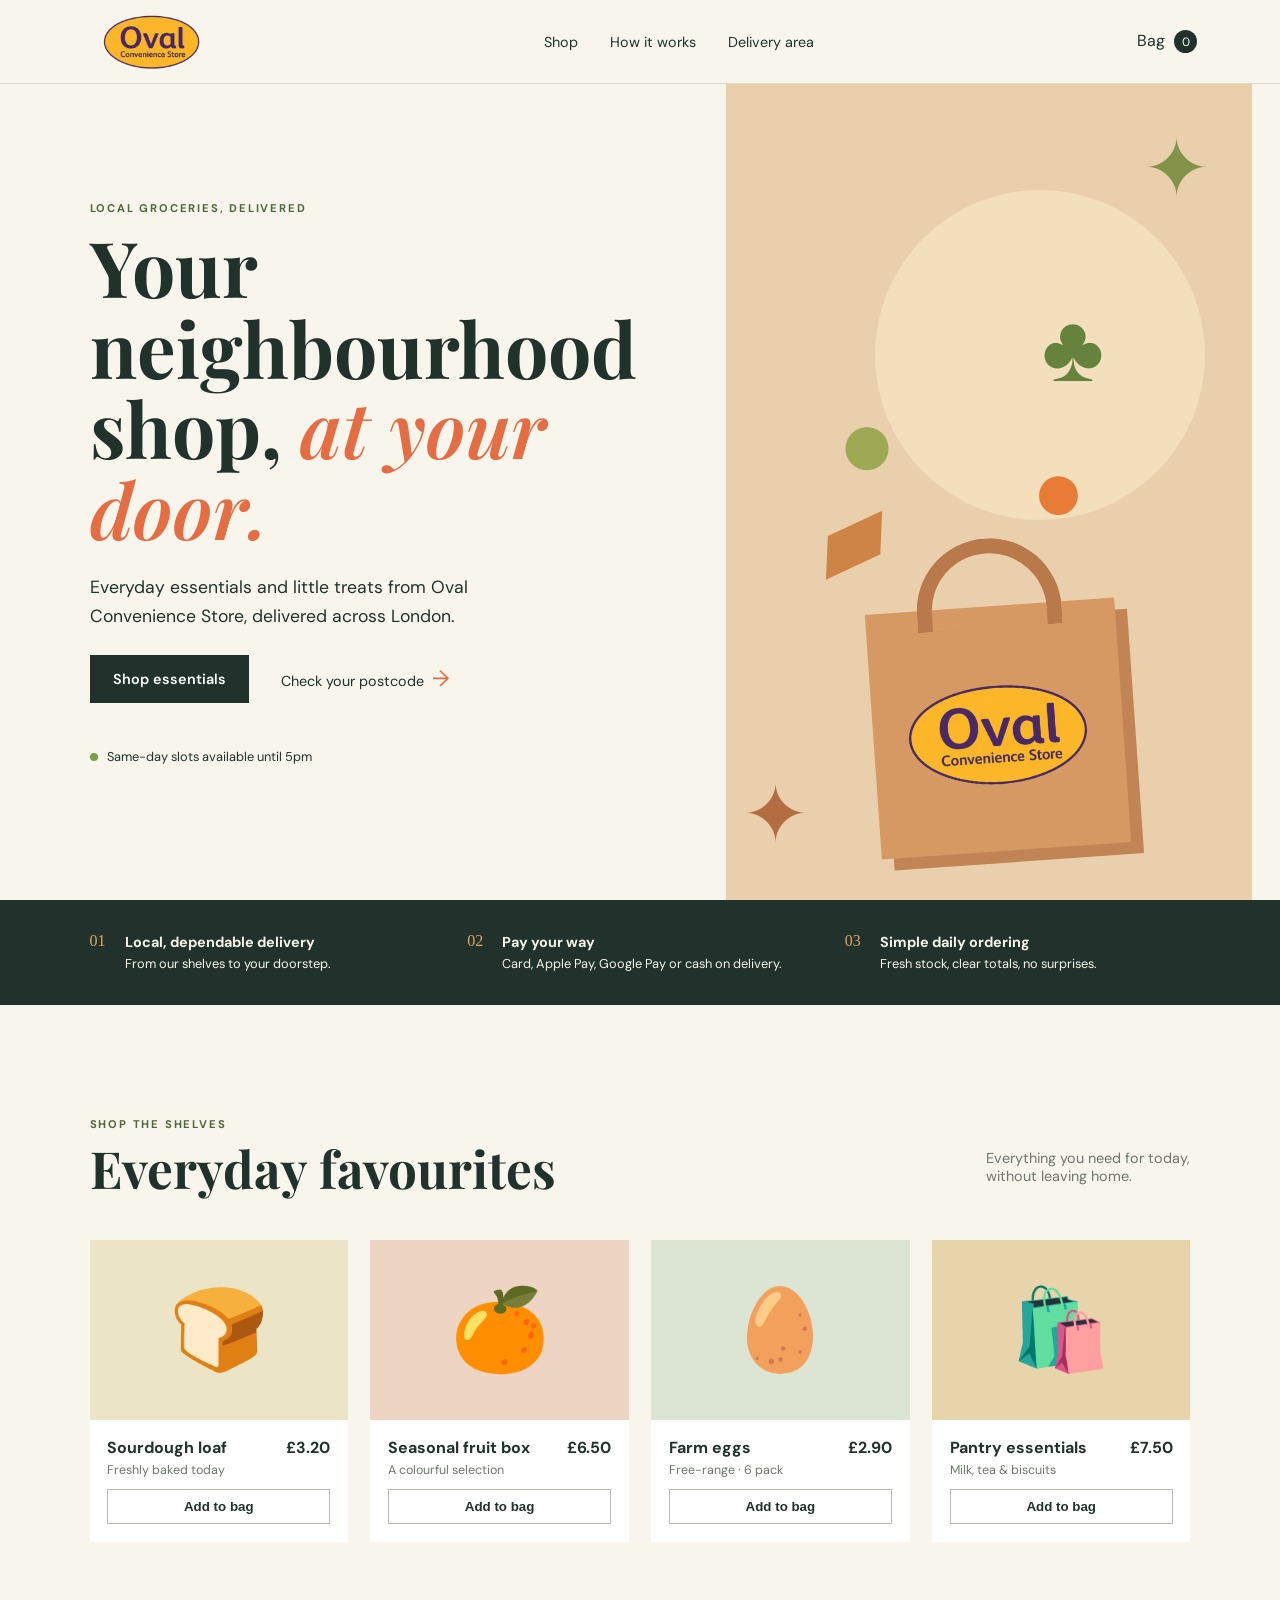
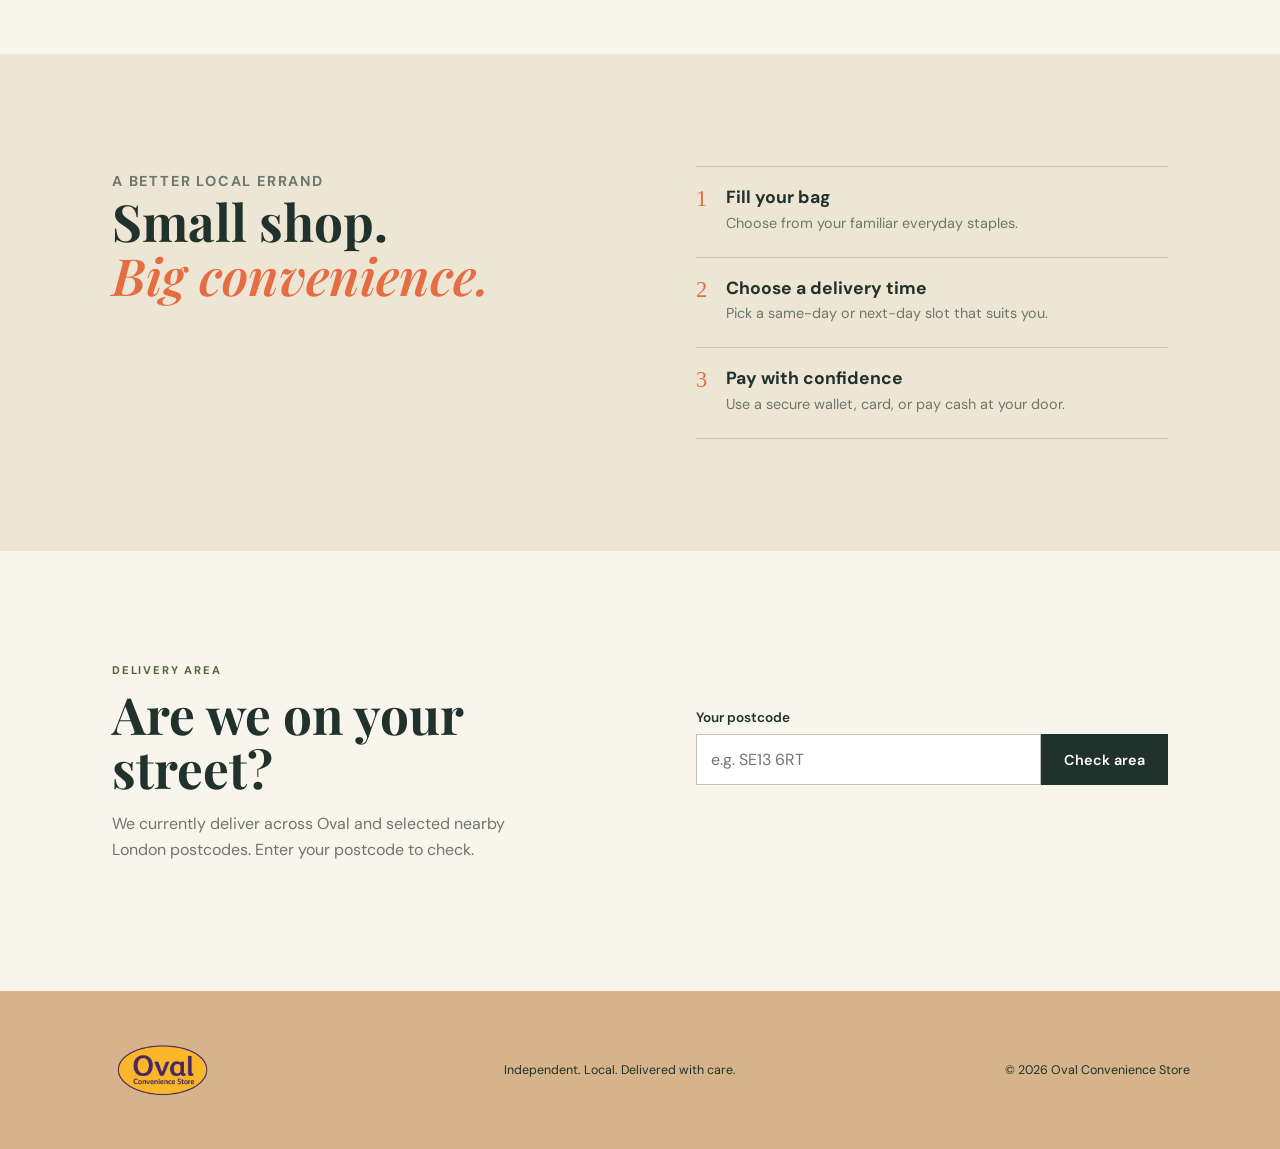
<file: index.html>
<!doctype html>
<html lang="en">
  <head>
    <meta charset="UTF-8" />
    <meta name="viewport" content="width=device-width, initial-scale=1.0" />
    <meta name="description" content="Oval Convenience Store local delivery in London" />
    <title>Oval Convenience Store | Local delivery</title>
    <link rel="preconnect" href="https://fonts.googleapis.com">
    <link rel="preconnect" href="https://fonts.gstatic.com" crossorigin>
    <link href="https://fonts.googleapis.com/css2?family=DM+Sans:wght@400;500;600;700&family=Playfair+Display:wght@600;700&display=swap" rel="stylesheet">
    <link rel="stylesheet" href="styles.css?v=20260731-customer" />
    <link rel="stylesheet" href="checkout-updates.css?v=20260731-3" />
    <link rel="stylesheet" href="store-updates.css?v=20260731-customer" />
  </head>
  <body>
    <header class="site-header">
      <a class="brand" href="#top" aria-label="Oval Convenience Store home"><img class="brand-logo" src="assets/oval-convenience-store-logo.png" alt="Oval Convenience Store" /></a>
      <nav aria-label="Main navigation"><a href="#shop">Shop</a><a href="#how">How it works</a><a href="#delivery">Delivery area</a></nav>
      <button class="bag-button" id="openCart" aria-label="Open shopping bag">Bag <span id="cartCount">0</span></button>
    </header>

    <main id="top">
      <section class="hero">
        <div class="hero-copy">
          <p class="eyebrow">LOCAL GROCERIES, DELIVERED</p>
          <h1>Your neighbourhood shop, <em>at your door.</em></h1>
          <p class="hero-text">Everyday essentials and little treats from Oval Convenience Store, delivered across London.</p>
          <div class="hero-actions"><a class="button primary" href="#shop">Shop essentials</a><a class="text-link" href="#delivery">Check your postcode <span>→</span></a></div>
          <div class="delivery-note"><span class="dot"></span> Same-day slots available until 5pm</div>
        </div>
        <div class="hero-art" aria-label="A delivery bag with the Oval Convenience Store logo">
          <div class="sun"></div><div class="leaf leaf-a">✦</div><div class="leaf leaf-b">✦</div>
          <div class="bag"><div class="bag-handle"></div><div class="bag-label"><img src="assets/oval-convenience-store-logo.png?v=1" alt="Oval Convenience Store" /></div></div>
          <div class="produce pear">●</div><div class="produce orange">●</div><div class="produce bread">▰</div><div class="produce herb">♣</div>
        </div>
      </section>

      <section class="benefits" aria-label="Service benefits">
        <div><span>01</span><p><strong>Local, dependable delivery</strong>From our shelves to your doorstep.</p></div>
        <div><span>02</span><p><strong>Pay your way</strong>Card, Apple Pay, Google Pay or cash on delivery.</p></div>
        <div><span>03</span><p><strong>Simple daily ordering</strong>Fresh stock, clear totals, no surprises.</p></div>
      </section>

      <section class="shop-section" id="shop">
        <div class="section-heading"><div><p class="eyebrow">SHOP THE SHELVES</p><h2>Everyday favourites</h2></div><p>Everything you need for today,<br>without leaving home.</p></div>
        <div class="product-grid" id="products"></div>
      </section>

      <section class="how-section" id="how">
        <div><p class="eyebrow">A BETTER LOCAL ERRAND</p><h2>Small shop.<br><em>Big convenience.</em></h2></div>
        <ol>
          <li><span>1</span><div><strong>Fill your bag</strong><p>Choose from your familiar everyday staples.</p></div></li>
          <li><span>2</span><div><strong>Choose a delivery time</strong><p>Pick a same-day or next-day slot that suits you.</p></div></li>
          <li><span>3</span><div><strong>Pay with confidence</strong><p>Use a secure wallet, card, or pay cash at your door.</p></div></li>
        </ol>
      </section>

      <section class="postcode-section" id="delivery">
        <div><p class="eyebrow">DELIVERY AREA</p><h2>Are we on your street?</h2><p>We currently deliver across Oval and selected nearby London postcodes. Enter your postcode to check.</p></div>
        <form id="postcodeForm"><label for="postcode">Your postcode</label><div><input id="postcode" placeholder="e.g. SE13 6RT" autocomplete="postal-code" required><button class="button primary">Check area</button></div><p id="postcodeResult" role="status"></p></form>
      </section>
    </main>

    <footer><a class="brand" href="#top" aria-label="Oval Convenience Store home"><img class="brand-logo" src="assets/oval-convenience-store-logo.png" alt="Oval Convenience Store" /></a><p>Independent. Local. Delivered with care.</p><p>© 2026 Oval Convenience Store</p></footer>

    <aside class="cart-panel" id="cartPanel" aria-label="Your shopping bag" aria-hidden="true">
      <div class="cart-head"><h2>Your bag</h2><button class="icon-button" id="closeCart" aria-label="Close bag">×</button></div>
      <div id="cartItems" class="cart-items"><p class="empty">Your bag is waiting for a few good things.</p></div>
      <div class="cart-bottom"><div class="total"><span>Subtotal</span><strong id="subtotal">£0.00</strong></div><p class="delivery-charge">Delivery is £2.50. Free over £25.</p><button class="button primary full" id="checkout">Continue to checkout</button></div>
    </aside><div class="overlay" id="overlay"></div>

    <dialog id="checkoutDialog">
      <button class="icon-button dialog-close" id="closeCheckout" aria-label="Close checkout">×</button>
      <div class="checkout-title"><p class="eyebrow">SECURE CHECKOUT</p><h2>Almost there.</h2></div>
      <form id="checkoutForm">
        <div class="form-grid"><label>Full name<input required placeholder="Your name"></label><label>Mobile number<input required type="tel" placeholder="07..." inputmode="tel"></label></div>
        <label>Delivery address<input required placeholder="House number and street"></label>
        <label>Delivery preference<select><option>Earliest available slot</option><option>Today, 6pm – 8pm</option><option>Tomorrow, 10am – 12pm</option></select></label>
        <fieldset><legend>How would you like to pay?</legend><div class="payment-options"><label class="payment selected"><input type="radio" name="pay" value="card" checked><span>▣</span><div><strong>Card or digital wallet</strong><small>Visa, Mastercard, Apple Pay & Google Pay</small></div></label><label class="payment"><input type="radio" name="pay" value="cash"><span>£</span><div><strong>Cash on delivery</strong><small>Please have the correct amount ready where possible.</small></div></label></div></fieldset>
        <div class="checkout-summary"><span>Total due</span><strong id="checkoutTotal">£0.00</strong></div>
        <button class="button primary full" id="placeOrder">Continue to secure payment</button><p class="secure-note">🔒 Card orders are released to the shop only after the payment provider confirms them.</p>
      </form>
    </dialog>
    <dialog id="orderDialog" class="order-dialog">
      <button class="icon-button dialog-close" id="closeOrder" aria-label="Close order confirmation">×</button>
      <p class="eyebrow">ORDER RECEIVED</p><h2>Thank you!</h2>
      <p id="orderMessage">Your order has been received.</p>
      <a class="button whatsapp full" id="ownerWhatsApp" href="#" target="_blank" rel="noopener">Open order update in WhatsApp</a>
      <p class="secure-note">Oval Convenience Store receives the order update after its payment status is confirmed.</p>
    </dialog>
    <div class="toast" id="toast" role="status"></div>
    <script src="app.js"></script>
    <script src="checkout-updates.js"></script>
  </body>
</html>
</file>
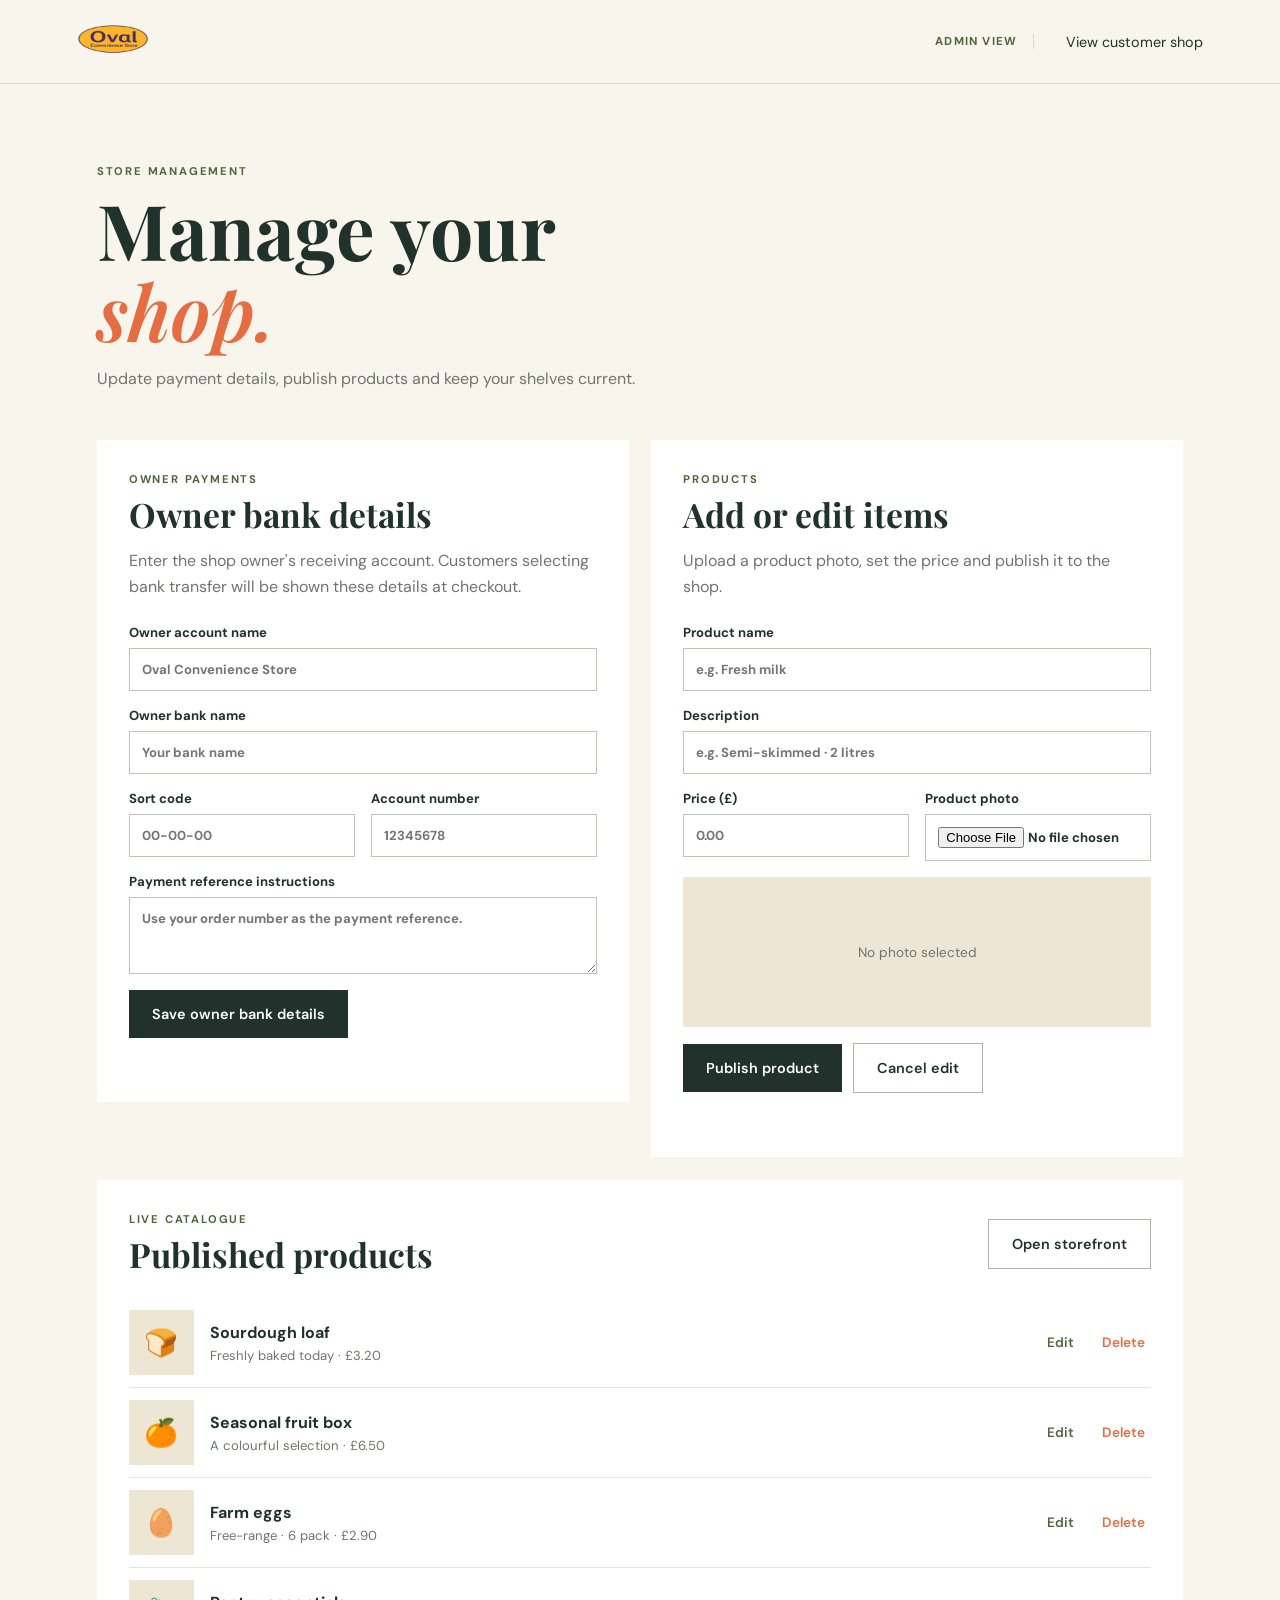
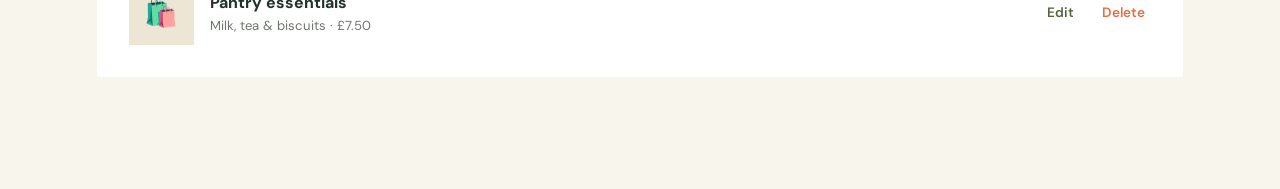
<file: admin.html>
<!doctype html>
<html lang="en">
<head>
  <meta charset="UTF-8"><meta name="viewport" content="width=device-width, initial-scale=1.0">
  <title>Admin | Oval Convenience Store</title>
  <link rel="preconnect" href="https://fonts.googleapis.com"><link rel="preconnect" href="https://fonts.gstatic.com" crossorigin>
  <link href="https://fonts.googleapis.com/css2?family=DM+Sans:wght@400;500;600;700&family=Playfair+Display:wght@600;700&display=swap" rel="stylesheet">
  <link rel="stylesheet" href="styles.css?v=20260731-admin"><link rel="stylesheet" href="admin.css?v=20260731-small-logo">
</head>
<body>
  <header class="site-header admin-header"><a class="brand" href="admin.html" aria-label="Oval Convenience Store administration"><img class="brand-logo" style="width:72px;height:34px" src="assets/oval-convenience-store-logo.png" alt="Oval Convenience Store"></a><nav><span class="admin-view-label">Admin view</span><a href="index.html">View customer shop</a></nav></header>
  <main class="admin-page">
    <div class="admin-intro"><p class="eyebrow">STORE MANAGEMENT</p><h1>Manage your <em>shop.</em></h1><p>Update payment details, publish products and keep your shelves current.</p></div>
    <div class="admin-layout">
      <section class="admin-card"><p class="eyebrow">OWNER PAYMENTS</p><h2>Owner bank details</h2><p class="card-copy">Enter the shop owner's receiving account. Customers selecting bank transfer will be shown these details at checkout.</p>
        <form id="bankForm" class="admin-form"><label>Owner account name<input id="accountName" required placeholder="Oval Convenience Store"></label><label>Owner bank name<input id="bankName" required placeholder="Your bank name"></label><div class="two-col"><label>Sort code<input id="sortCode" placeholder="00-00-00"></label><label>Account number<input id="accountNumber" placeholder="12345678"></label></div><label>Payment reference instructions<textarea id="paymentNote" rows="3" placeholder="Use your order number as the payment reference."></textarea></label><button class="button primary" type="submit">Save owner bank details</button><p class="form-status" id="bankStatus" role="status"></p></form>
      </section>
      <section class="admin-card"><p class="eyebrow">PRODUCTS</p><h2>Add or edit items</h2><p class="card-copy">Upload a product photo, set the price and publish it to the shop.</p>
        <form id="productForm" class="admin-form"><input id="productId" type="hidden"><label>Product name<input id="productName" required placeholder="e.g. Fresh milk"></label><label>Description<input id="productDetail" required placeholder="e.g. Semi-skimmed · 2 litres"></label><div class="two-col"><label>Price (£)<input id="productPrice" required type="number" min="0.01" step="0.01" placeholder="0.00"></label><label>Product photo<input id="productImage" type="file" accept="image/*"></label></div><div class="image-preview" id="imagePreview"><span>No photo selected</span></div><div class="admin-actions"><button class="button primary" type="submit" id="saveProduct">Publish product</button><button class="button secondary" type="button" id="cancelEdit" hidden>Cancel edit</button></div><p class="form-status" id="productStatus" role="status"></p></form>
      </section>
    </div>
    <section class="admin-card product-list-card"><div class="list-heading"><div><p class="eyebrow">LIVE CATALOGUE</p><h2>Published products</h2></div><a class="button secondary" href="index.html#shop">Open storefront</a></div><div class="admin-product-list" id="adminProductList"></div></section>
  </main><script src="admin.js"></script>
</body></html>
</file>
<file: styles.css>
:root{--ink:#20322b;--paper:#f8f5ed;--cream:#eee6d5;--olive:#52663c;--orange:#e56d43;--muted:#6e766d}*{box-sizing:border-box}body{margin:0;background:var(--paper);color:var(--ink);font:16px 'DM Sans',sans-serif}h1,h2{font-family:'Playfair Display',serif;margin:.25rem 0;line-height:1.05}h1{font-size:clamp(3rem,6vw,5.7rem)}h2{font-size:clamp(2.3rem,4vw,4rem)}em{color:var(--orange);font-weight:600}.site-header{height:84px;display:flex;align-items:center;justify-content:space-between;padding:0 6vw;border-bottom:1px solid #ded9cc}.brand{font-size:1.3rem;text-decoration:none;color:var(--ink);font-weight:700;letter-spacing:-1px}.brand span:last-child{font-weight:400}.brand-mark{display:inline-grid;place-items:center;width:27px;height:27px;background:var(--olive);color:white;border-radius:50%;font-family:Georgia;margin-right:5px}.site-header nav{display:flex;gap:2rem}.site-header nav a,.text-link{color:var(--ink);text-decoration:none;font-size:.9rem}.bag-button,.icon-button{border:0;background:none;color:var(--ink);font:inherit;cursor:pointer}.bag-button span{display:inline-grid;place-items:center;width:23px;height:23px;background:var(--ink);color:white;border-radius:50%;font-size:.75rem;margin-left:5px}.hero{min-height:570px;display:grid;grid-template-columns:1.05fr .95fr;overflow:hidden}.hero-copy{padding:13vh 7vw 7vh}.eyebrow{font-size:.7rem;font-weight:700;letter-spacing:1.8px;color:var(--olive);margin:0 0 .7rem}.hero-text{max-width:450px;font-size:1.1rem;line-height:1.65;margin:1.5rem 0}.hero-actions{display:flex;align-items:center;gap:2rem}.button{border:0;cursor:pointer;text-decoration:none;font:600 .9rem 'DM Sans';padding:15px 23px;display:inline-block}.primary{background:var(--ink);color:#fff}.text-link span{color:var(--orange);font-size:1.4rem;margin-left:.3rem}.delivery-note{font-size:.8rem;margin-top:2.8rem}.dot{width:8px;height:8px;background:#75a148;border-radius:50%;display:inline-block;margin-right:6px}.hero-art{background:#eacfac;position:relative;overflow:hidden;min-height:500px}.sun{position:absolute;width:330px;height:330px;border-radius:50%;background:#f4dfbd;right:9%;top:13%}.bag{width:250px;height:245px;background:#d79963;position:absolute;left:28%;bottom:6%;transform:rotate(-4deg);box-shadow:12px 12px 0 #c28355}.bag-handle{position:absolute;width:145px;height:90px;border:15px solid #ba794a;border-bottom:0;border-radius:90px 90px 0 0;top:-68px;left:52px}.bag-label{position:absolute;top:88px;left:47px;width:155px;padding:14px;text-align:center;background:#f5ead5;color:var(--olive);font-family:Georgia;font-weight:bold;line-height:1.1}.bag-label small{font:700 8px 'DM Sans';letter-spacing:2px}.produce{position:absolute;z-index:2}.pear{left:21%;bottom:48%;font-size:100px;color:#9daa53}.orange{left:58%;bottom:43%;font-size:90px;color:#e87b35}.bread{left:16%;bottom:36%;font-size:105px;color:#ce8447;transform:rotate(-25deg)}.herb{left:60%;bottom:60%;font-size:95px;color:#66833e}.leaf{position:absolute;color:#829349;font-size:80px}.leaf-a{right:8%;top:4%}.leaf-b{left:3%;bottom:4%;color:#b46d42}.benefits{padding:2rem 7vw;background:var(--ink);color:#f8f5ed;display:grid;grid-template-columns:repeat(3,1fr);gap:2rem}.benefits div{display:flex;gap:1.2rem}.benefits span{color:#e3a26a;font-family:Georgia}.benefits p{font-size:.8rem;line-height:1.5;margin:0}.benefits strong{display:block;font-size:.9rem}.shop-section{padding:7rem 7vw}.section-heading{display:flex;justify-content:space-between;align-items:end;margin-bottom:2.5rem}.section-heading>p{color:var(--muted);font-size:.9rem}.product-grid{display:grid;grid-template-columns:repeat(4,1fr);gap:1.4rem}.product{background:#fff;padding:0 0 1.15rem}.product-image{height:180px;display:grid;place-items:center;font-size:5rem}.product:nth-child(1) .product-image{background:#ebe4c7}.product:nth-child(2) .product-image{background:#eed4c2}.product:nth-child(3) .product-image{background:#dce5d4}.product:nth-child(4) .product-image{background:#e8d4aa}.product-info{padding:1.1rem 1.1rem .4rem;display:flex;justify-content:space-between;align-items:start}.product-info h3{font-size:1rem;margin:0}.product-info p{font-size:.78rem;color:var(--muted);margin:.25rem 0}.add{margin:0 1.1rem;border:1px solid #b7bcb2;background:transparent;width:calc(100% - 2.2rem);padding:9px;color:var(--ink);font-weight:600;cursor:pointer}.how-section{background:var(--cream);padding:7rem;display:grid;grid-template-columns:1fr 1fr;gap:7rem}.how-section ol{list-style:none;padding:0;margin:0}.how-section li{display:flex;gap:1.2rem;padding:1.2rem 0;border-top:1px solid #cfc3ad}.how-section li:last-child{border-bottom:1px solid #cfc3ad}.how-section li>span{font-family:Georgia;color:var(--orange);font-size:1.4rem}.how-section strong{font-size:1.1rem}.how-section p{color:var(--muted);font-size:.9rem;margin:.35rem 0}.postcode-section{padding:7rem;display:grid;grid-template-columns:1fr 1fr;gap:7rem}.postcode-section>div>p:last-child{color:var(--muted);max-width:420px;line-height:1.6}.postcode-section form{align-self:center}.postcode-section label{font-size:.85rem;font-weight:600;display:block;margin-bottom:.5rem}.postcode-section form>div{display:flex}.postcode-section input,select{width:100%;font:inherit;padding:14px;border:1px solid #bfc2b6;background:#fff}.postcode-section button{white-space:nowrap}#postcodeResult{min-height:20px;font-size:.85rem;color:var(--olive);font-weight:600}footer{background:#d6b38a;padding:3rem 7vw;display:flex;justify-content:space-between;align-items:center}footer p{font-size:.78rem}.cart-panel{position:fixed;z-index:5;right:0;top:0;height:100vh;width:min(420px,100%);background:#fff;padding:1.7rem;transform:translateX(100%);transition:.3s;display:flex;flex-direction:column}.cart-panel.open{transform:none}.overlay{position:fixed;inset:0;background:#18241daa;z-index:4;opacity:0;visibility:hidden;transition:.3s}.overlay.open{opacity:1;visibility:visible}.cart-head{display:flex;justify-content:space-between;align-items:center;border-bottom:1px solid #ddd;padding-bottom:1rem}.cart-head h2{font-size:2rem}.icon-button{font-size:2rem}.cart-items{flex:1;overflow:auto}.empty{color:var(--muted);margin-top:2rem}.cart-item{display:flex;justify-content:space-between;padding:1rem 0;border-bottom:1px solid #eee}.cart-item small{color:var(--muted)}.remove{border:0;background:none;color:var(--orange);cursor:pointer}.cart-bottom{border-top:1px solid #ddd;padding-top:1rem}.total,.checkout-summary{display:flex;justify-content:space-between;font-size:1.1rem}.delivery-charge,.secure-note{font-size:.75rem;color:var(--muted)}.full{width:100%;margin-top:.8rem}dialog{border:0;padding:2.3rem;width:min(580px,calc(100% - 30px));color:var(--ink);box-shadow:0 20px 70px #0006;position:relative}dialog::backdrop{background:#18241daa}.dialog-close{position:absolute;right:1rem;top:.5rem}.checkout-title{margin-bottom:1.4rem}.checkout-title h2{font-size:2.5rem}#checkoutForm label{display:block;font-size:.8rem;font-weight:600;margin-bottom:1rem}#checkoutForm input,#checkoutForm select{display:block;margin-top:.45rem}.form-grid{display:grid;grid-template-columns:1fr 1fr;gap:1rem}.form-grid label{min-width:0}fieldset{border:0;padding:0;margin:1rem 0}legend{font-size:.8rem;font-weight:600;margin-bottom:.7rem}.payment{border:1px solid #d5d8d1;padding:.8rem;display:flex!important;align-items:center;gap:.8rem;margin-bottom:.5rem!important;cursor:pointer}.payment.selected{border:2px solid var(--olive);background:#f4f7ef}.payment input{width:auto!important;margin:0!important;accent-color:var(--olive)}.payment>span{font-size:1.2rem;color:var(--olive)}.payment small{display:block;font-weight:400;color:var(--muted);margin-top:.15rem}.checkout-summary{border-top:1px solid #ddd;padding-top:1rem}.toast{position:fixed;bottom:25px;left:50%;transform:translate(-50%,100px);background:var(--ink);color:white;padding:14px 20px;z-index:10;transition:.3s;opacity:0}.toast.show{transform:translate(-50%,0);opacity:1}@media(max-width:760px){.site-header{padding:0 5vw}.site-header nav{display:none}.hero,.how-section,.postcode-section{grid-template-columns:1fr}.hero-copy,.shop-section,.how-section,.postcode-section{padding:4rem 6vw}.hero-art{min-height:380px}.benefits{grid-template-columns:1fr;padding:2rem 6vw}.product-grid{grid-template-columns:repeat(2,1fr);gap:.8rem}.product-image{height:130px}.section-heading{display:block}.how-section,.postcode-section{gap:3rem}footer{padding:2rem 6vw;display:block}footer p{margin-top:1.5rem}.postcode-section form>div{display:block}.postcode-section button{width:100%;margin-top:.5rem}.form-grid{grid-template-columns:1fr}}
</file>
<file: checkout-updates.css>
.order-dialog p:not(.eyebrow){line-height:1.6;color:#6e766d;max-width:390px}.order-dialog h2{font-size:2.7rem}.whatsapp{background:#1f9d57;color:#fff;text-align:center}.brand-logo{display:block;width:140px;height:58px;object-fit:contain}.site-header{position:sticky;top:0;z-index:30;background:#f8f5ed}.site-header .brand-logo{width:150px;height:66px}footer .brand-logo{width:145px;height:62px}.hero{min-height:calc(100vh - 84px)}.bag-label{top:67px!important;left:32px!important;width:185px!important;height:112px;padding:0!important;overflow:visible;background:transparent!important;display:grid;place-items:center}.bag-label img{display:block;width:100%;height:100%;object-fit:contain}
</file>
<file: store-updates.css>
.product-image.has-photo{background:#e7e5dc!important}.product-image.has-photo img{width:100%;height:100%;object-fit:cover;display:block}.cart-item-actions{display:flex;align-items:end;flex-direction:column;gap:.45rem}.quantity-control,.shelf-quantity{display:flex;align-items:center;border:1px solid #d8ddd4}.quantity-control button,.shelf-quantity button{border:0;background:#f5f6f1;color:var(--ink);font-size:1.1rem;width:28px;height:28px;cursor:pointer}.quantity-control span{min-width:28px;text-align:center;font-size:.85rem;font-weight:700}.shelf-quantity{margin:0 1.1rem;width:calc(100% - 2.2rem);justify-content:space-between}.shelf-quantity span{font-size:.8rem;font-weight:700;color:var(--olive)}
</file>
<file: admin.css>
.admin-page{max-width:1240px;margin:0 auto;padding:5rem 6vw 7rem}.admin-header .brand-logo{width:92px;height:42px}.admin-header nav{align-items:center}.admin-view-label{font-size:.72rem;font-weight:700;letter-spacing:1.2px;text-transform:uppercase;color:var(--olive);padding-right:1rem;border-right:1px solid #d7d8d0}.admin-intro{max-width:620px;margin-bottom:3rem}.admin-intro>p:last-child,.card-copy{color:var(--muted);line-height:1.6}.admin-layout{display:grid;grid-template-columns:1fr 1fr;gap:1.4rem;align-items:start}.admin-card{background:#fff;padding:2rem}.admin-card h2{font-size:2.1rem}.admin-form{margin-top:1.5rem}.admin-form label{display:block;font-size:.82rem;font-weight:700;margin-bottom:1rem}.admin-form input,.admin-form textarea{display:block;width:100%;margin-top:.45rem;padding:12px;border:1px solid #bfc2b6;background:#fff;font:inherit;color:var(--ink)}.admin-form textarea{resize:vertical}.two-col{display:grid;grid-template-columns:1fr 1fr;gap:1rem}.image-preview{height:150px;background:var(--cream);display:grid;place-items:center;overflow:hidden;color:var(--muted);font-size:.85rem;margin-bottom:1rem}.image-preview img{width:100%;height:100%;object-fit:cover}.admin-actions{display:flex;gap:.7rem;align-items:center}.secondary{border:1px solid #aeb5aa;background:transparent;color:var(--ink)}.form-status{min-height:1.2rem;margin:.8rem 0 0;color:var(--olive);font-size:.85rem;font-weight:600}.product-list-card{margin-top:1.4rem}.list-heading{display:flex;justify-content:space-between;align-items:center;margin-bottom:1.4rem}.admin-product-list{display:grid;gap:.75rem}.admin-product{display:grid;grid-template-columns:65px 1fr auto auto;gap:1rem;align-items:center;border-top:1px solid #e5e5e0;padding-top:.75rem}.admin-product:first-child{border-top:0}.admin-product img,.admin-product .placeholder{width:65px;height:65px;object-fit:cover;background:var(--cream);display:grid;place-items:center;font-size:1.7rem}.admin-product h3{margin:0;font-size:1rem}.admin-product p{margin:.2rem 0 0;color:var(--muted);font-size:.82rem}.edit-product,.delete-product{background:none;border:0;color:var(--olive);font:600 .85rem 'DM Sans';cursor:pointer}.delete-product{color:var(--orange)}@media(max-width:760px){.admin-page{padding:3.5rem 6vw}.admin-header nav{gap:.7rem}.admin-view-label{display:none}.admin-layout{grid-template-columns:1fr}.two-col{grid-template-columns:1fr}.admin-product{grid-template-columns:55px 1fr auto}.admin-product .delete-product{grid-column:2/4;text-align:left;padding:0}.list-heading{align-items:flex-start;gap:1rem;flex-direction:column}}
</file>
